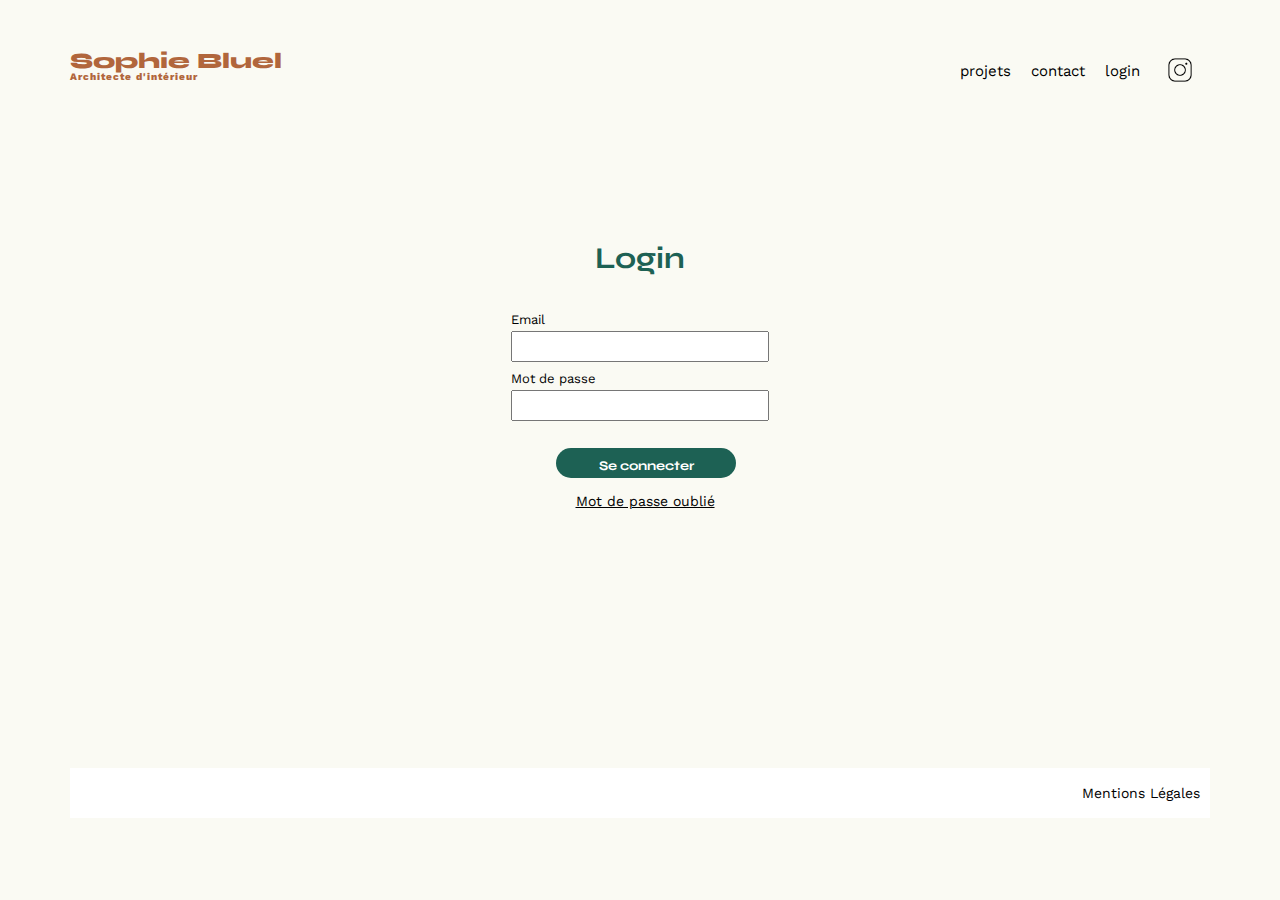
<file: FrontEnd/login.html>
<!DOCTYPE html>
<html lang="fr">
<head>
	<meta charset="UTF-8">
	<title>La page de connexion de l'administrateur du site</title>
	<meta name="viewport" content="width=device-width, initial-scale=1.0">
	<link rel="preconnect" href="https://fonts.googleapis.com">
	<link rel="preconnect" href="https://fonts.gstatic.com" crossorigin>
	<link href="https://fonts.googleapis.com/css2?family=Syne:wght@700;800&family=Work+Sans&display=swap" rel="stylesheet">
	<meta name="description" content="">
	<link rel="stylesheet" href="./login.css">
</head>
<body>
<header>
	<h1>Sophie Bluel <span>Architecte d'intérieur</span></h1>
	<nav>
		<ul>
			<li> <a href="/FrontEnd/index.html">projets</a></li>
			<li>contact</li>
			<li>login</li>
			<li><img src="./assets/icons/instagram.png" alt="Instagram"></li>
		</ul>
	</nav>
</header>
<main>
	<div id="formErrorMessage"></div>
	<h2>Login</h2>
	<form id="form-connexion">
	<div class="email">
		<label for="email">Email</label>
		<input type="text" id="email" name="email" class="inputs-mail">
	</div>
	
	<div class="motdepasse">
		<label for="pass">Mot de passe</label>
		<input type="password" id="pass" name="password"
		class="inputs-pass">
	</div>
	
	<input type="submit" value="Se connecter" id="btn-submit">
	<h3>Mot de passe oublié</h3>
	</form>
</main>



<footer>
	<nav>
		<ul>
			<li>Mentions Légales</li>
		</ul>
	</nav>
	
</footer>

<script src="login.js"></script>
</body>
</html>
</file>
<file: FrontEnd/login.css>
/* http://meyerweb.com/eric/tools/css/reset/
   v2.0 | 20110126
   License: none (public domain)
*/

html, body, div, span, applet, object, iframe,
h1, h2, h3, h4, h5, h6, p, blockquote, pre,
a, abbr, acronym, address, big, cite, code,
del, dfn, em, img, ins, kbd, q, s, samp,
small, strike, strong, sub, sup, tt, var,
b, u, i, center,
dl, dt, dd, ol, ul, li,
fieldset, form, label, legend,
table, caption, tbody, tfoot, thead, tr, th, td,
article, aside, canvas, details, embed,
figure, figcaption, footer, header, hgroup,
menu, nav, output, ruby, section, summary,
time, mark, audio, video {
	margin: 0;
	padding: 0;
	border: 0;
	font-size: 100%;
	font: inherit;
	vertical-align: baseline;
}
/* HTML5 display-role reset for older browsers */
article, aside, details, figcaption, figure,
footer, header, hgroup, menu, nav, section {
	display: block;
}
body {
	line-height: 1;
	background-color: rgba(248, 248, 239, 0.754);
}

a {
	color: black;
	text-decoration: none;
}

/** end reset css**/
body {
	max-width: 1140px;
	margin:auto;
	font-family: 'Work Sans' ;
	font-size: 14px;
}
header {
	display: flex;
	justify-content: space-between;
	margin: 50px 0
}
nav ul {
	display: flex;
	align-items: center;
	list-style-type: none;

}
nav li {
	padding: 0 10px;
	font-size: 1.2em;
	font-size: 15px;
}

nav li img{
	scale: 0.6;
}

li:hover {
	color: #B1663C;
}

main {
	display: flex;
	flex-direction: column;
	align-items: center;
	gap: 30px;
	height: 575px;
	padding-top: 50px;
}

.email{
	display: flex;
	flex-direction: column;
	justify-content: flex-start;
}

.motdepasse{
	display: flex;
	flex-direction: column;
	justify-content: flex-start;
}

input{
	width: 250px;
	height: 25px;
}

label{
	font-size: 13px;
	margin-bottom: 5px;
	margin-top: 10px;
}

h1{
	display: flex;
	flex-direction: column;
	font-family: 'Syne';
	font-size: 22px;
	font-weight: 800;
	color: #B1663C
}

h1 > span {
	font-family: 'Work Sans';
	font-size:10px;
	letter-spacing: 0.1em;
}

h2{
	font-family: 'Syne';
	font-weight: 700;
	font-size: 30px;
	color: #1D6154;
	text-align: center;
	padding-top: 20px;
}

h3{
margin-top: -10px;
text-decoration:underline;
cursor: pointer;
transform: translateX(25%);
}


input[type="submit"]{
	font-family: 'Syne';
	font-weight: 700;
	color: white;
	background-color: #1D6154;
	margin : 2em auto ;
	padding-top: 10px;
	padding-bottom: 20px;
	width: 180px;
	border-radius: 60px;
	border: none;
	transform: translateX(25%);	
}

#btn-submit {
	cursor: pointer;
}


footer nav ul {
	display: flex;
	justify-content: flex-end;
	background-color: white;
	height: 50px;	
}

footer li {
	font-size: 14px;
}

#formErrorMessage{
	color: rgb(88, 13, 128);
	font-size: 12px;
}
</file>
